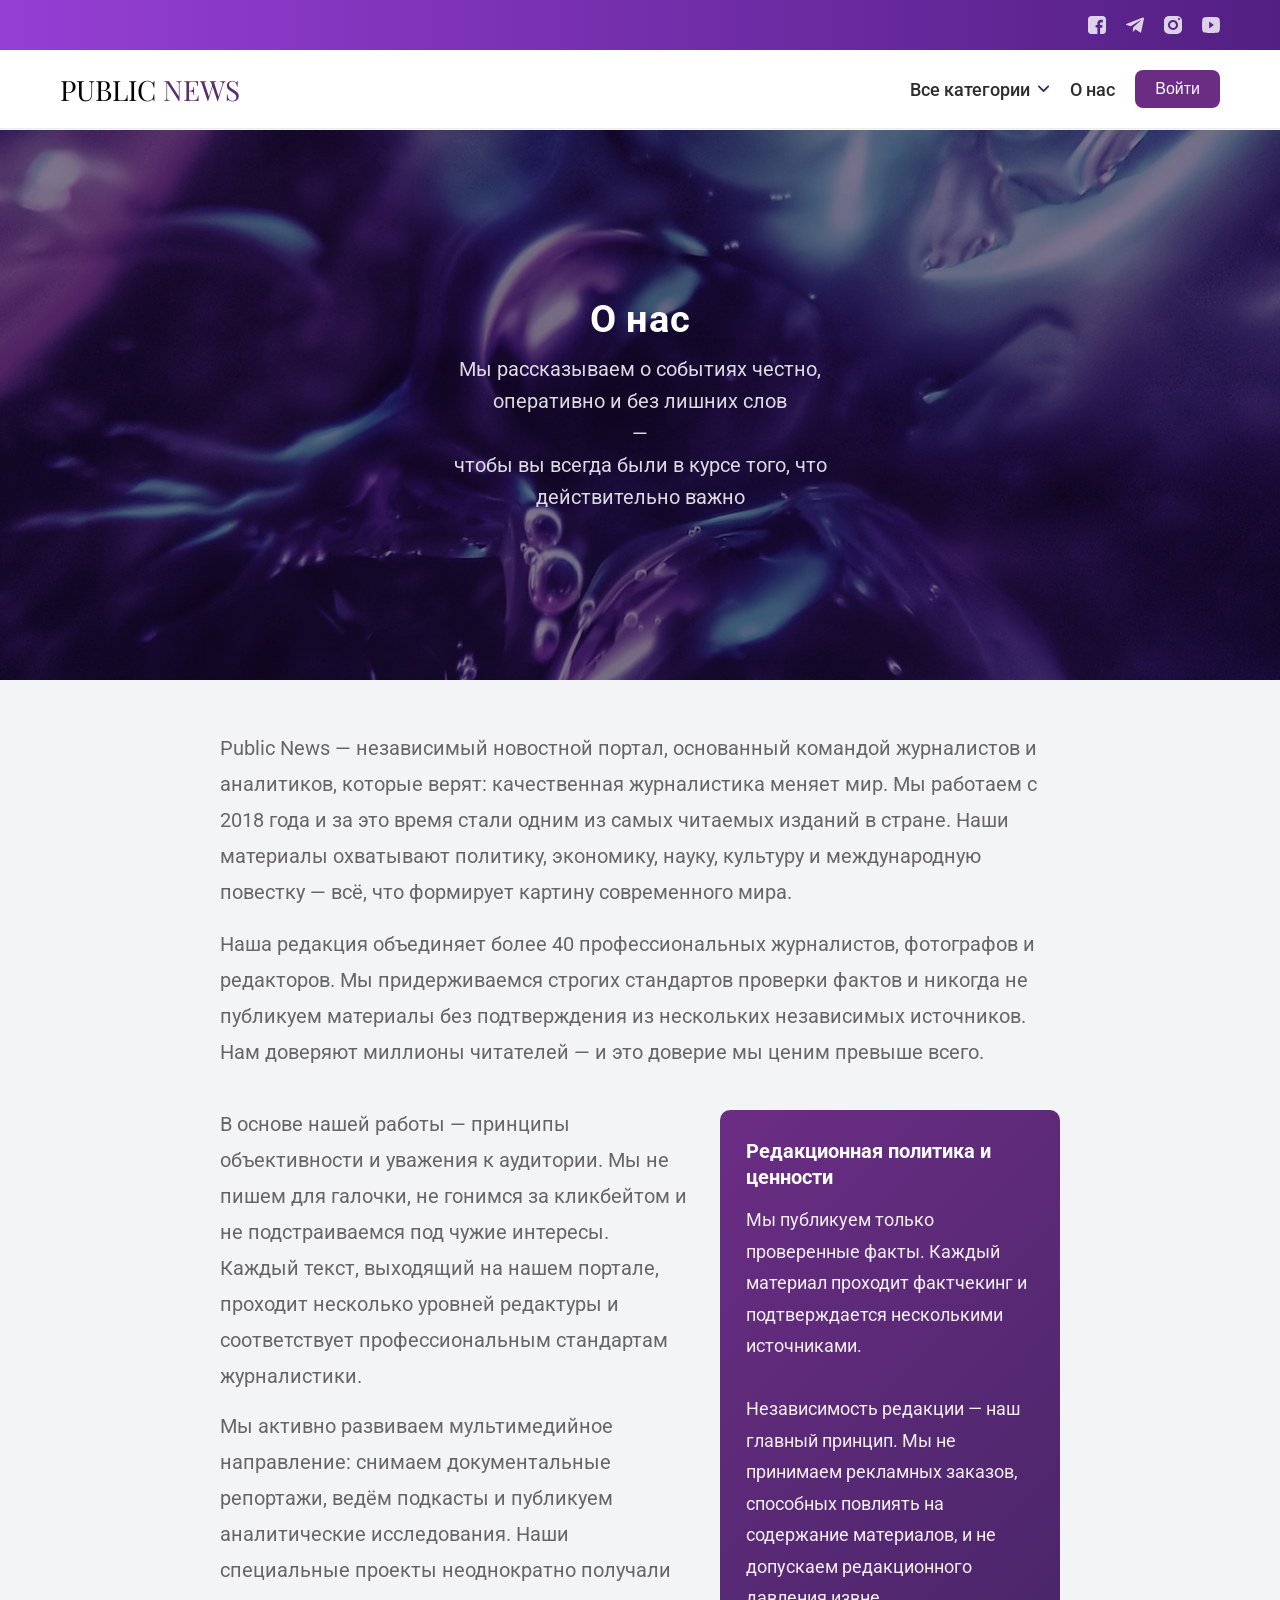
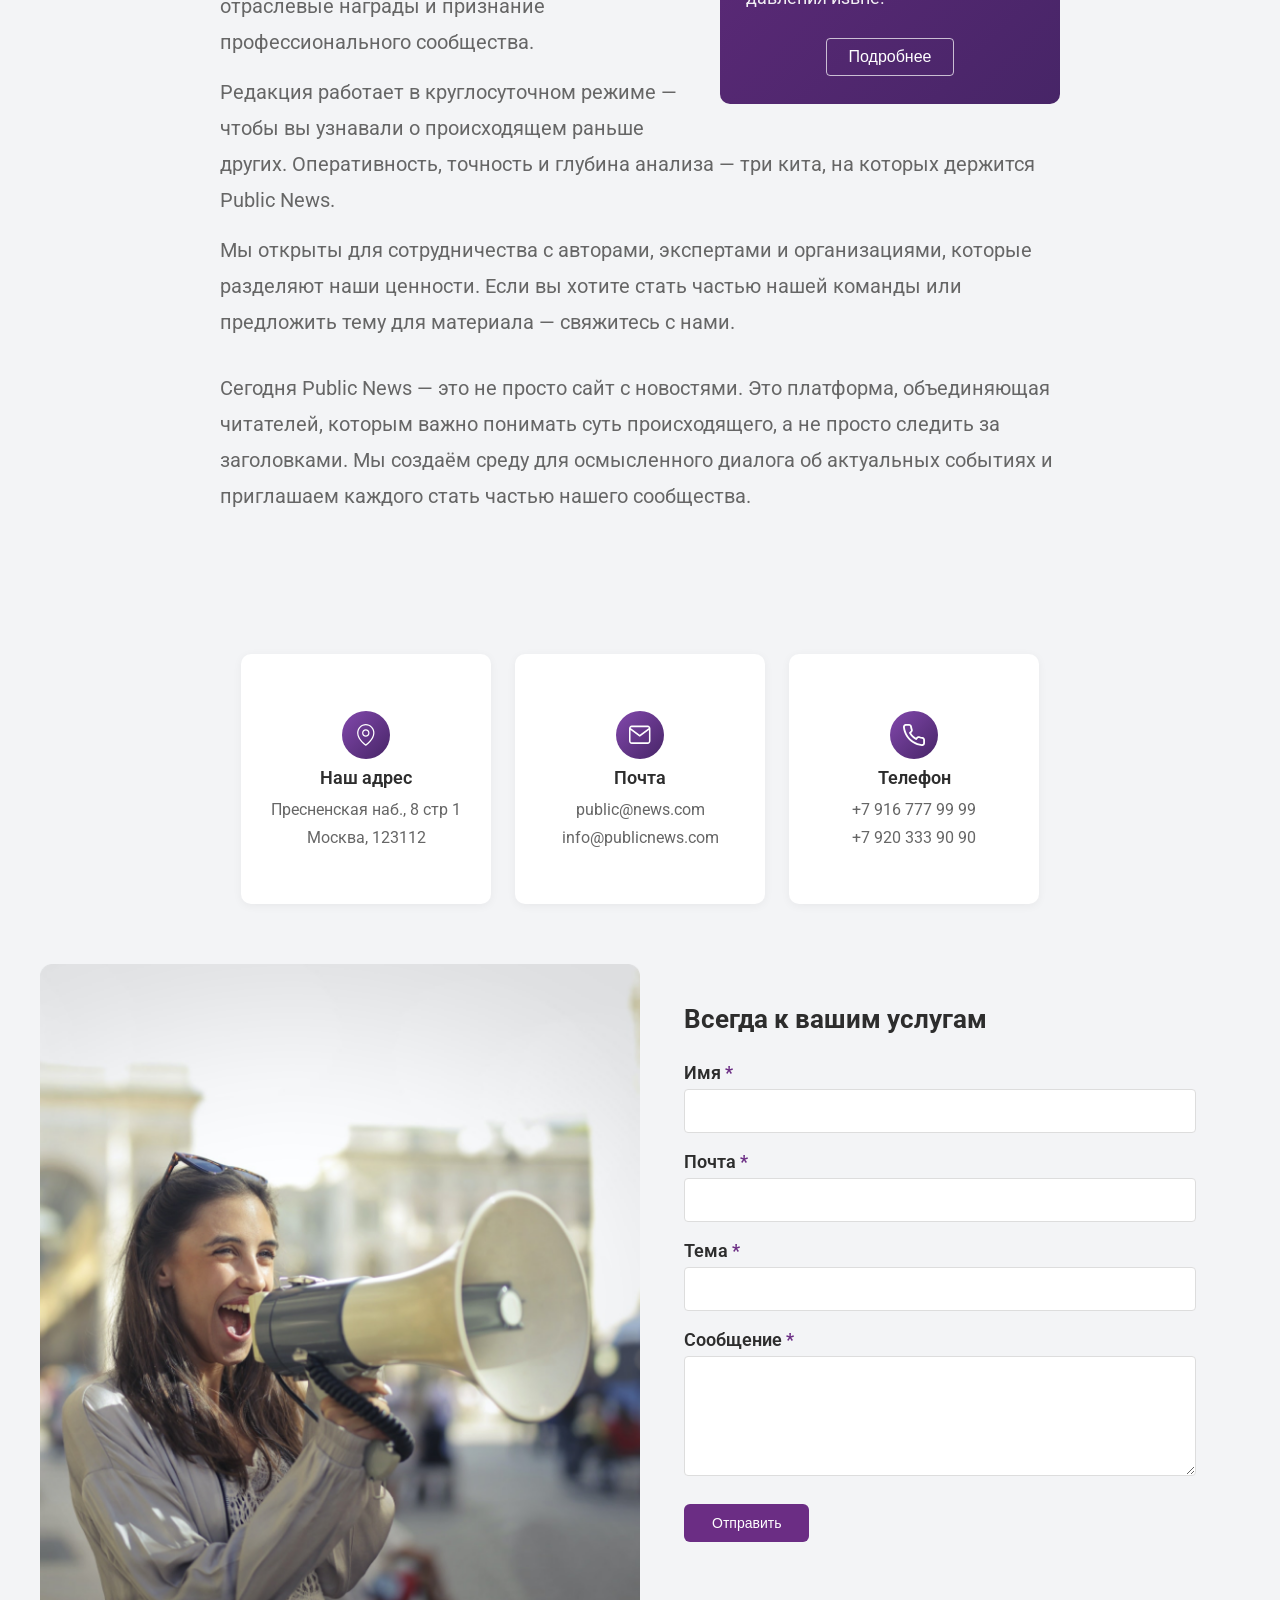
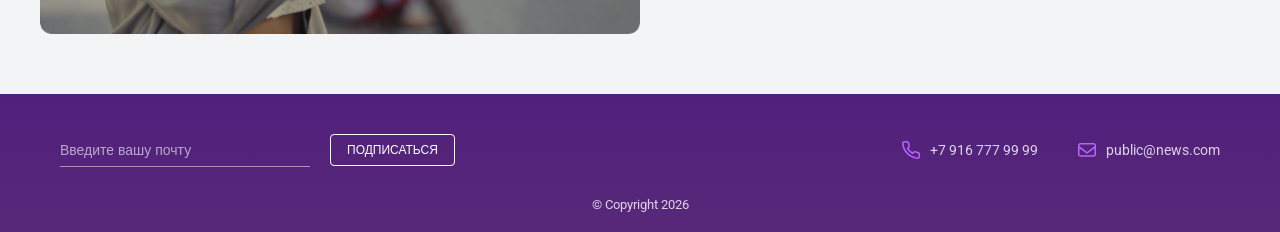
<file: about-us.html>
<!doctype html>
<html lang="ru">
  <head>
    <meta charset="UTF-8"/>
    <meta name="viewport" content="width=device-width, initial-scale=1.0 viewport-fit=cover"/>
    <link rel="preconnect" href="https://fonts.googleapis.com"/>
    <link rel="preconnect" href="https://fonts.gstatic.com" crossorigin/>
    <link href="https://fonts.googleapis.com/css2?family=Playfair+Display:wght@400;700&family=Roboto:wght@400;500;700&display=swap" rel="stylesheet"/>
    <link rel="stylesheet" href="./main.css"/>
    <link rel="stylesheet" href="./about-us.css"/>
    <title>Public News</title>
  </head>

  <body>
    <div class="header-wrapper">
      <div class="topbar">
        <div class="social-networks">
          <div class="social-media">
            <a class="social-media-link" href="#">
              <img src="./assets/icons/icon-facebook.svg" alt="facebook" />
            </a>
          </div>

          <div class="social-media">
            <a class="social-media-link" href="#">
              <img src="./assets/icons/icon-telegram.svg" alt="telegram" />
            </a>
          </div>

          <div class="social-media">
            <a class="social-media-link" href="#">
              <img src="./assets/icons/icon-instagram.svg" alt="instagram" />
            </a>
          </div>

          <div class="social-media">
            <a class="social-media-link" href="#">
              <img src="./assets/icons/icon-youtube.svg" alt="youtube" />
            </a>
          </div>
        </div>
      </div>

      <header>
        <div class="logo">
          <a href="index.html">PUBLIC <span>NEWS</span></a>
        </div>

        <nav>
          <div class="dropdown">
            <div class="dropdown-toggle">
              <span>Все категории</span>
              <img src="./assets/icons/icon-arrow-down.svg" class="dropdown-arrow" alt="раскрыть список" aria-hidden="true"/>
            </div>

            <div class="dropdown-menu">
              <a href="#" class="dropdown-menu-categorie">Наука</a>
              <a href="#" class="dropdown-menu-categorie">Политика</a>
              <a href="#" class="dropdown-menu-categorie">Экономика</a>
              <a href="#" class="dropdown-menu-categorie">Медицина</a>
              <a href="#" class="dropdown-menu-categorie">Искусство</a>
              <a href="#" class="dropdown-menu-categorie">Путешествия</a>
            </div>
          </div>

          <a href="./about-us.html" class="about-us__link">О нас</a>

          <button class="btn-login">Войти</button>
        </nav>
      </header>
    </div>

    <div class="hero-banner">
      <div class="hero-banner__bg">
        <img src="./assets/images/bg-about-us.png" alt="Баннер о нас"/>
      </div>
      <div class="hero-banner__overlay"></div>
      <div class="hero-banner__content">
        <h1 class="hero-banner__title">О нас</h1>
        <p class="hero-banner__subtitle">
          Мы рассказываем о событиях честно, оперативно и без лишних слов
          <br />—<br />
          чтобы вы всегда были в курсе того, что действительно важно
        </p>
      </div>
    </div>

    <main class="page-content">
      <div class="about-intro">
        <p class="about-intro__text">
          Public News — независимый новостной портал, основанный командой
          журналистов и аналитиков, которые верят: качественная журналистика
          меняет мир. Мы работаем с 2018 года и за это время стали одним из
          самых читаемых изданий в стране. Наши материалы охватывают политику,
          экономику, науку, культуру и международную повестку — всё, что
          формирует картину современного мира.
        </p>
        <p class="about-intro__text">
          Наша редакция объединяет более 40 профессиональных журналистов,
          фотографов и редакторов. Мы придерживаемся строгих стандартов проверки
          фактов и никогда не публикуем материалы без подтверждения из
          нескольких независимых источников. Нам доверяют миллионы читателей — и
          это доверие мы ценим превыше всего.
        </p>
      </div>

      <div class="about-content">
        <div class="about-card">
          <div class="about-card__title">Редакционная политика и ценности</div>
          <div class="about-card__body">
            <p class="about-card__text">
              Мы публикуем только проверенные факты. Каждый материал проходит
              фактчекинг и подтверждается несколькими источниками.
            </p>
            <br />
            <p>
              Независимость редакции — наш главный принцип. Мы не принимаем
              рекламных заказов, способных повлиять на содержание материалов, и
              не допускаем редакционного давления извне.
            </p>
          </div>
          <button class="about-card__btn">Подробнее</button>
        </div>

        <p class="about__text">
          В основе нашей работы — принципы объективности и уважения к аудитории.
          Мы не пишем для галочки, не гонимся за кликбейтом и не подстраиваемся
          под чужие интересы. Каждый текст, выходящий на нашем портале, проходит
          несколько уровней редактуры и соответствует профессиональным
          стандартам журналистики.
        </p>
        <p class="about__text">
          Мы активно развиваем мультимедийное направление: снимаем
          документальные репортажи, ведём подкасты и публикуем аналитические
          исследования. Наши специальные проекты неоднократно получали
          отраслевые награды и признание профессионального сообщества.
        </p>
        <p class="about__text">
          Редакция работает в круглосуточном режиме — чтобы вы узнавали о
          происходящем раньше других. Оперативность, точность и глубина анализа
          — три кита, на которых держится Public News.
        </p>
        <p class="about__text">
          Мы открыты для сотрудничества с авторами, экспертами и организациями,
          которые разделяют наши ценности. Если вы хотите стать частью нашей
          команды или предложить тему для материала — свяжитесь с нами.
        </p>
      </div>

      <p class="about__text about-bottom">
        Сегодня Public News — это не просто сайт с новостями. Это платформа,
        объединяющая читателей, которым важно понимать суть происходящего, а не
        просто следить за заголовками. Мы создаём среду для осмысленного диалога
        об актуальных событиях и приглашаем каждого стать частью нашего
        сообщества.
      </p>
    </main>

    <div class="container contacts-section">
      <div class="contact-card">
        <div class="contact-card__icon">
          <img src="./assets/icons/icon-location.svg" alt="Адрес" />
        </div>
        <div class="contact-card__title">Наш адрес</div>
        <div class="contact-card__info">
          Пресненская наб., 8 стр 1<br />Москва, 123112
        </div>
      </div>

      <div class="contact-card">
        <div class="contact-card__icon">
          <img src="./assets/icons/icon-mail-white.svg" alt="Почта" />
        </div>
        <div class="contact-card__title">Почта</div>
        <div class="contact-card__info">
          <a href="mailto:public@news.com" class="contact-card__link">public@news.com</a>
          <br />
          <a href="mailto:info@publicnews.com" class="contact-card__link">info@publicnews.com</a>
        </div>
      </div>

      <div class="contact-card">
        <div class="contact-card__icon">
          <img src="./assets/icons/icon-phone.svg" alt="Телефон" />
        </div>
        <div class="contact-card__title">Телефон</div>
        <div class="contact-card__info">
          <a href="tel:+79167779999" class="contact-card__link">+7 916 777 99 99</a>
          <br/>
          <a href="tel:+79203339090" class="contact-card__link">+7 920 333 90 90</a>
        </div>
      </div>
    </div>

    <div class="form-section">
      <div class="form-section__image">
        <img src="./assets/images/img-form-subscribe.png" alt="" />
      </div>

      <form class="form-section__body" action="./index.html">
        <h2 class="form-section__title">Всегда к вашим услугам</h2>

        <div class="form-group">
            <label for="input-name">Имя <span>*</span></label>
            <input id="input-name" type="text" required placeholder="" />
        </div>
        <div class="form-group">
            <label for="input-email">Почта <span>*</span></label>
            <input id="input-email" type="email" required placeholder="" />
        </div>
        <div class="form-group">
            <label for="input-subject">Тема <span>*</span></label>
            <input id="input-subject" type="text" required placeholder="" />
        </div>
        <div class="form-group">
            <label for="textarea-message">Сообщение <span>*</span></label>
            <textarea id="textarea-message" required minlength="50" rows="4"></textarea>
        </div>

        <button type="submit" class="btn-submit">Отправить</button>
      </form>
    </div>

    <footer class="footer">
      <div class="footer-content">
        <form class="footer-subscribe-form">
          <input type="email" class="footer__input-email" placeholder="Введите вашу почту"/>
          <button type="submit" class="btn-subsribe">ПОДПИСАТЬСЯ</button>
        </form>

        <div class="footer-contacts">
          <a href="tel:+79167779999" class="footer-contact">
            <img src="./assets/icons/icon-phone.svg" class="footer-icon" alt="Телефон"/>
            <span>+7 916 777 99 99</span>
          </a>

          <a href="mailto:public@news.com" class="footer-contact">
            <img src="./assets/icons/icon-mail.svg" class="footer-icon" alt="Почта"/>
            <span>public@news.com</span>
          </a>
        </div>
      </div>

      <div class="footer-copyright">© Copyright 2026</div>
    </footer>
  </body>
</html>
</file>
<file: main.css>
@import url("https://fonts.googleapis.com/css2?family=Playfair+Display:wght@400;700&family=Roboto:wght@400;500;700&display=swap");

:root {
  --text-color-dark: #2d2d2d;
  --text-color-grey: #666;
  --text-color-light-grey: #999;
  --text-color-dark-purple: #5b2c6f;
  --border-color-light: #eee;
  --border-color-light-grey: #ddd;
  --border-color-purple: #5b2c6f;
  --main-bg: #f3f4f6;
  --bg-purple: #8248ac;
  --bg-dark-magenta: #6b2d84;
  --bg-indigo: #472567;
}

* {
  box-sizing: border-box;
  margin: 0;
  padding: 0;
}

body {
  min-height: 100vh;
  padding-top: 130px;

  display: flex;
  flex-direction: column;

  font-family: "Roboto", sans-serif;
  background: var(--main-bg);
  color: var(--text-color-dark);
}

.container {
  max-width: 1400px;
  margin: 40px auto;
}

.cards-container {
  display: grid;
  grid-template-columns: 3fr 1fr;
  gap: 40px;
  padding: 0 20px;
}

/* ШАПКА */
.header-wrapper {
  padding-top: env(safe-area-inset-top);
  position: fixed;
  top: 0;
  left: 0;
  z-index: 1000;
  width: 100%;
}

.topbar {
  background: linear-gradient(90deg, var(--bg-purple), var(--bg-indigo));
  height: 50px;
  display: flex;
  align-items: center;
  justify-content: flex-end;
  padding: 0 60px;
  filter: saturate(150%);
}

.social-networks {
  display: flex;
  gap: 20px;
}

.social-media {
  width: 18px;
  height: 18px;
  display: flex;
  align-items: center;
  justify-content: center;
  cursor: pointer;
  opacity: 0.8;
  transition: opacity 0.3s ease;
}

.social-media:hover {
  opacity: 1;
}

.social-media-link {
  width: 100%;
  height: 100%;
}

.social-media img {
  width: 100%;
  height: 100%;
  object-fit: contain;
}

header {
  background: #ffffff;
  padding: 20px 60px;
  display: flex;
  align-items: center;
  justify-content: space-between;
  border-bottom: 1px solid var(--border-color-light);
}

.logo {
  font-family: "Playfair Display", serif;
  font-size: 32px;
}

.logo a {
  text-decoration: none;
  color: #000;
}

.logo span {
  color: var(--text-color-dark-purple);
}

nav {
  display: flex;
  align-items: center;
  gap: 30px;
  font-weight: 500;
  font-size: 18px;
}

.about-us__link {
  cursor: pointer;
  text-decoration: none;
  color: inherit;
}

.about-us__link:hover {
  color: var(--text-color-dark-purple);
}

.dropdown {
  position: relative;
  cursor: pointer;
}

.dropdown-toggle {
  display: flex;
  align-items: center;
  gap: 8px;
}

.dropdown-arrow {
  width: 12px;
  height: 12px;
  display: flex;
  align-items: center;
  justify-content: center;
}

.dropdown-menu {
  position: absolute;
  top: 100%;
  left: 0;
  background: #fff;
  box-shadow: 0 10px 25px rgba(0, 0, 0, 0.08);
  border-radius: 8px;
  padding: 10px 0;
  min-width: 180px;
  display: none;
  flex-direction: column;
  z-index: 10;
}

.dropdown-menu-categorie {
  padding: 8px 16px;
  text-decoration: none;
  color: var(--text-color-dark);
  font-size: 14px;
}

.dropdown-menu-categorie:hover {
  background-color: var(--bg-dark-magenta);
  color: white;
}

.dropdown:hover .dropdown-menu {
  display: flex;
}

.btn-login {
  padding: 10px 20px;
  background: var(--bg-dark-magenta);
  border: none;
  border-radius: 8px;
  color: white;
  font-size: 16px;
  cursor: pointer;
  transition: all 0.5s ease;
}

.btn-login:active {
  transform: scale(0.95);
}

/* КАРТОЧКИ */
.cards {
  display: grid;
  grid-template-columns: repeat(6, 1fr);
  gap: 30px;
}

.card {
  grid-column: span 2;
  position: relative;
  display: flex;
  flex-direction: column;
  background: #fff;
  border-radius: 16px;
  overflow: hidden;
  animation: fadeInUp 2s ease forwards;
  transition: all 0.4s ease;
}

.card:nth-child(1),
.card:nth-child(2) {
  grid-column: span 3;
}
.card:nth-child(6),
.card:nth-child(7) {
  grid-column: span 3;
}

.card:hover {
  transform: scale(1.03);
  box-shadow: 0 10px 25px rgba(0, 0, 0, 0.2);
}

.card img {
  width: 100%;
  height: auto;
  display: block;
  object-fit: cover;
  aspect-ratio: 16 / 10;
}

.card:nth-child(1) img,
.card:nth-child(2) img,
.card:nth-child(6) img,
.card:nth-child(7) img {
  aspect-ratio: 4 / 3;
}

.card-content {
  padding: 20px;
  display: flex;
  flex-direction: column;
  gap: 10px;
  flex: 1;
}

.tags-list {
  width: 100%;
  flex-wrap: wrap;
  display: flex;
  align-items: center;
  justify-content: flex-start;
  gap: 6px;
}

.tag {
  display: inline-block;
  background: #6b2d84;
  color: white;
  font-size: 14px;
  padding: 5px 10px;
  border-radius: 6px;
  width: fit-content;
}

.card h3 {
  font-size: 22px;
  font-weight: 600;
  line-height: 1.3;
}

.card p {
  font-size: 18px;
  color: var(--text-color-grey);
}

.date {
  font-size: 16px;
  color: var(--text-color-dark);
  margin-top: auto;
  padding-top: 10px;
}

.card-link {
  display: inline-flex;
  align-items: center;
  gap: 5px;
  align-self: flex-end;
  margin-top: auto;
  padding: 6px 0;
  color: var(--text-color-grey);
  font-size: 16px;
  text-decoration: none;
  opacity: 0;
  transition: all 0.3s ease;
}

.card-link span {
  font-size: 16px;
  line-height: 1;
  position: relative;
  top: -1px;
}

.card:hover .card-link {
  opacity: 1;
}

.card-link:hover {
  color: var(--text-color-dark-purple);
}

/* ПАГИНАЦИЯ */
.pagination {
  grid-column: 1 / 2;
  margin-top: 40px;
  display: flex;
  justify-content: center;
}

.pagination-list {
  list-style: none;
  display: flex;
  align-items: center;
  gap: 10px;
}

.pagination-link {
  display: flex;
  align-items: center;
  justify-content: center;

  min-width: 36px;
  height: 36px;

  padding: 0 12px;

  border-radius: 6px;
  text-decoration: none;
  font-size: 14px;

  color: var(--text-color-dark);
  background: transparent;

  transition: all 0.25s ease;
}

.pagination-link:hover {
  background: var(--bg-purple);
  color: #fff;
}

.pagination-link--active {
  background: var(--bg-dark-magenta);
  color: #fff;
}

.pagination-next-link {
  background: var(--bg-dark-magenta);
  color: #fff;
  padding: 0 16px;
  gap: 6px;
}

.pagination-next-link:hover {
  background: var(--bg-purple);
}

.pagination-arrow {
  width: 12px;
  height: 12px;
  display: inline-block;
}

/* САЙДБАР */
.sidebar {
  min-width: 0;
  display: flex;
  flex-direction: column;
  gap: 40px;
}

.sidebar-search-block {
  padding: 20px 0px;
}

.sidebar-title {
  font-size: 22px;
  margin-bottom: 20px;
  font-weight: 600;
}

.search-input-wrapper {
  position: relative;
}

.search-input {
  width: 100%;
  padding: 10px 40px 10px 14px;
  border: 1px solid var(--border-color-light-grey);
  border-radius: 4px;
  font-size: 18px;
}

.search-input:focus {
  outline: none;
  border-color: var(--border-color-purple);
}

.search-icon {
  position: absolute;
  right: 12px;
  top: 50%;
  transform: translateY(-50%);
  width: 18px;
  height: 18px;
  pointer-events: none;
}

.popular-list {
  list-style: none;
  display: flex;
  flex-direction: column;
  gap: 14px;
}

.popular-link {
  text-decoration: none;
  color: #2d2d2d;
  font-size: 16px;
  line-height: 1.4;
  transition: color 0.3s ease;
}

.popular-link:hover {
  color: #5b2c6f;
}

.popular {
  background: white;
  padding: 20px;
  border-radius: 16px;
  box-shadow: 0 10px 25px rgba(0, 0, 0, 0.05);
}

.popular-item {
  display: flex;
  gap: 10px;
  margin-bottom: 15px;
  align-items: center;
  animation: fadeInUp 2s ease both;
}

.popular-item:nth-child(1) {
  animation-delay: 0.5s;
}
.popular-item:nth-child(2) {
  animation-delay: 1s;
}
.popular-item:nth-child(3) {
  animation-delay: 1.5s;
}
.popular-item:nth-child(4) {
  animation-delay: 2s;
}
.popular-item:nth-child(5) {
  animation-delay: 2.5s;
}

.popular-item img {
  width: 60px;
  height: 60px;
  object-fit: cover;
  border-radius: 8px;
}

.categories-list {
  list-style: none;
  display: flex;
  flex-direction: column;
}

.category-link {
  display: block;
  padding: 6px 0;
  border-radius: 6px;
  text-decoration: none;
  color: #2d2d2d;
  font-size: 16px;
  transition: all 0.25s ease;
}

.category-link:hover {
  background: #f4f4f4;
  color: var(--bg-dark-magenta);
}

.sidebar-video-card {
  background: var(--bg-dark-magenta);
  border-radius: 16px;
  overflow: hidden;
}

.video-card-header {
  min-height: 89px;
  padding: 20px;

  position: relative;
  top: 5px;
  z-index: 2;

  background: var(--bg-dark-magenta);
  color: white;
  font-size: 16px;
  line-height: 1.4;
}

.video-card-header h5 {
  font-size: 18px;
  margin-bottom: 8px;
  display: flex;
  flex-direction: column;
  gap: 6px;
}

.sidebar-video-card video {
  width: 100%;
  height: 365px;
  display: block;
  aspect-ratio: 16 / 9;
  object-fit: cover;
}

/* ПОДВАЛ */
.footer {
  padding: 40px 60px 20px;
  margin-top: auto;
  background: linear-gradient(0deg, #4f2d67, #472567);
  color: #ffffff;
  filter: saturate(140%);
}

.footer-content {
  display: flex;
  justify-content: space-between;
  align-items: center;
  flex-wrap: wrap;
}

.footer-subscribe-form {
  display: flex;
  gap: 20px;
  align-items: center;
}

.footer__input-email {
  background: transparent;
  border: none;
  border-bottom: 1px solid rgba(255, 255, 255, 0.5);
  padding: 8px 0;
  width: 250px;
  color: #ffffff;
  font-size: 14px;
}

.footer__input-email::placeholder {
  color: rgba(255, 255, 255, 0.6);
}

.footer__input-email:focus {
  outline: none;
  border-bottom: 1px solid #ffffff;
}

.btn-subsribe {
  background: transparent;
  border: 1px solid #ffffff;
  border-radius: 4px;
  padding: 8px 16px;
  color: #ffffff;
  font-size: 12px;
  cursor: pointer;
  transition: all 0.2s ease;
}

.btn-subsribe:hover {
  background: #ffffff;
  color: #5b2c6f;
}
.btn-subsribe:active {
  transform: scale(0.95);
}

.footer-contacts {
  display: flex;
  gap: 40px;
  align-items: center;
}

.footer-contact {
  display: flex;
  align-items: center;
  gap: 10px;
  text-decoration: none;
  color: #ffffff;
  font-size: 14px;
  opacity: 0.8;
  transition: opacity 0.3s ease;
}

.footer-contact:hover {
  opacity: 1;
}

.footer-icon {
  width: 18px;
  height: 18px;
  object-fit: contain;
}

.footer-copyright {
  text-align: center;
  margin-top: 30px;
  font-size: 13px;
  opacity: 0.8;
}

@keyframes fadeInUp {
  from {
    opacity: 0;
  }
  to {
    opacity: 1;
  }
}

/* Планшет — до 1280px */
@media (max-width: 1280px) {
  .logo {
    font-size: 28px;
  }

  nav {
    gap: 20px;
  }
}

/* Планшет — до 1024px */
@media (max-width: 1024px) {
  .logo {
    font-size: 24px;
  }

  nav {
    gap: 14px;
  }

  .cards-container {
    grid-template-columns: 1fr;
    padding: 0 20px;
  }

  .sidebar {
    order: -1;
    width: 100%;
    display: grid;
    grid-template-columns: 1fr 1fr;
    gap: 24px;
  }

  .sidebar-search-block {
    grid-column: 1 / -1;
    order: -1;
    padding: 0;
  }

  .sidebar-video-card {
    display: none;
  }

  .cards {
    grid-template-columns: repeat(2, 1fr);
    gap: 20px;
  }

  .card,
  .card:nth-child(1),
  .card:nth-child(2),
  .card:nth-child(6),
  .card:nth-child(7) {
    grid-column: span 1;
  }

  .card img,
  .card:nth-child(1) img,
  .card:nth-child(2) img,
  .card:nth-child(6) img,
  .card:nth-child(7) img {
    aspect-ratio: 16 / 10;
  }

  .card h3 {
    font-size: 18px;
  }

  .card p {
    font-size: 15px;
  }

  .pagination {
    grid-column: 1 / -1;
  }

  .footer {
    padding: 32px 24px 16px;
  }

  .footer-content {
    gap: 24px;
  }
}

/* Мобильный — до 640px */
@media (max-width: 640px) {
  .topbar {
    padding: 0 16px;
    justify-content: center;
  }

  header {
    padding: 14px 16px;
    flex-wrap: wrap;
    gap: 12px;
  }

  .logo {
    margin: 0 auto;
    font-size: 22px;
  }

  nav {
    width: 100%;
    gap: 12px;
    font-size: 16px;
  }

  .btn-login {
    margin-left: auto;
    padding: 8px 14px;
    font-size: 13px;
  }

  .cards-container {
    padding: 0 12px;
    margin: 50px auto 24px;
  }

  .cards {
    grid-template-columns: 1fr;
    gap: 16px;
  }

  .card h3 {
    font-size: 16px;
  }

  .card p {
    font-size: 14px;
  }

  .card-link {
    opacity: 1;
  }

  .sidebar {
    grid-template-columns: 1fr;
  }

  .sidebar-video-card {
    grid-column: auto;
  }

  .footer {
    padding: 28px 16px 16px;
  }

  .footer-content {
    flex-direction: column;
    align-items: flex-start;
    gap: 20px;
  }

  .footer-subscribe-form {
    width: 100%;
    flex-direction: column;
    align-items: flex-start;
    gap: 12px;
  }

  .footer__input-email {
    width: 100%;
  }

  .footer-contacts {
    flex-direction: column;
    align-items: flex-start;
    gap: 12px;
  }
}
</file>
<file: about-us.css>
/* БАННЕР */
.hero-banner {
  position: relative;
  width: 100%;
  height: 550px;
  overflow: hidden;
  display: flex;
  align-items: center;
  justify-content: center;
  text-align: center;
}

.hero-banner__bg {
  position: absolute;
  inset: 0;
  z-index: 0;
}

.hero-banner__bg img {
  width: 100%;
  height: 100%;
  object-fit: cover;
  object-position: center;
  display: block;
}

.hero-banner__overlay {
  position: absolute;
  inset: 0;
  background: rgba(30, 10, 55, 0.55);
  z-index: 1;
}

.hero-banner__content {
  position: relative;
  z-index: 2;
  color: #fff;
  padding: 0 20px;
}

.hero-banner__title {
  font-size: 38px;
  font-weight: 700;
  margin-bottom: 12px;
  letter-spacing: 0.02em;
}

.hero-banner__subtitle {
  font-size: 20px;
  line-height: 1.6;
  opacity: 0.85;
  max-width: 460px;
}

/* ТЕКСТ О НАС */
.page-content {
  padding: 50px 80px;
  max-width: 1000px;
  width: 100%;
  margin: 0 auto;
}

.about-intro {
  margin-bottom: 36px;
}

.about-intro__text {
  font-size: 20px;
  line-height: 1.8;
  color: var(--text-color-grey);
  margin-bottom: 16px;
}

.about-content {
  margin-bottom: 16px;
}

.about-content::after {
  content: "";
  display: table;
  clear: both;
}

.about__text {
  font-size: 20px;
  line-height: 1.8;
  color: var(--text-color-grey);
  margin-bottom: 14px;
}

.about-card {
  float: right;
  width: 340px;
  margin: 4px 0 20px 30px;
  background: linear-gradient(135deg, #6b2d84, #472567);
  color: #fff;
  padding: 28px 26px;
  border-radius: 10px;
}

.about-card__title {
  font-size: 20px;
  font-weight: 700;
  margin-bottom: 14px;
  line-height: 1.3;
}

.about-card__body {
  font-size: 18px;
  line-height: 1.75;
  opacity: 0.92;
  margin-bottom: 24px;
  color: #fff;
}

.about-card__btn {
  display: block;
  margin: 0 auto;
  padding: 9px 22px;
  border: 1px solid rgba(255, 255, 255, 0.7);
  border-radius: 4px;
  color: #fff;
  font-size: 16px;
  text-decoration: none;
  cursor: pointer;
  background: transparent;
  transition: all 0.3s ease;
}

.about-card__btn:hover {
  background: #fff;
  color: var(--bg-dark-magenta);
}

.about-bottom {
  font-size: 20px;
  line-height: 1.8;
  color: var(--text-color-grey);
  margin-bottom: 50px;
}

/* КАРТОЧКИ */
.contacts-section {
  display: grid;
  grid-template-columns: repeat(3, 250px);
  justify-content: center;
  gap: 24px;
  margin-bottom: 60px;
  width: 100%;
  padding: 0 40px;
}

.contact-card {
  padding: 32px 24px 28px;
  height: 250px;
  display: flex;
  flex-direction: column;
  align-items: center;
  justify-content: center;
  background: #fff;
  border-radius: 10px;
  text-align: center;
  box-shadow: 0 2px 10px rgba(0, 0, 0, 0.05);
  transition: all 0.4s ease;
}

.contact-card:hover {
  transform: scale(1.05);
  box-shadow: 0 6px 20px rgba(0, 0, 0, 0.2);
}

.contact-card__icon {
  width: 48px;
  height: 48px;
  background: linear-gradient(135deg, var(--bg-purple), var(--bg-indigo));
  border-radius: 50%;
  display: flex;
  align-items: center;
  justify-content: center;
  margin: 0 auto 8px;
}

.contact-card__icon img {
  width: 22px;
  height: 22px;
  filter: brightness(0) invert(1);
}

.contact-card__title {
  font-weight: 600;
  font-size: 18px;
  color: var(--text-color-dark);
  margin-bottom: 8px;
}

.contact-card__info {
  font-size: 16px;
  color: var(--text-color-grey);
  line-height: 1.7;
}

.contact-card__link {
  color: var(--text-color-grey);
  text-decoration: none;
  transition: color 0.3s ease;
}
.contact-card__link:hover {
  color: #5b2c6f
}

/* ФОРМА */
.form-section {
  max-width: 1400px;
  width: 100%;
  margin: 0 auto 60px;
  padding: 0 40px;
  display: grid;
  grid-template-columns: 1fr 1fr;
}

.form-section__image img {
  width: 100%;
  height: 100%;

  object-fit: cover;
  object-position: center top;
  display: block;
}

.form-section__body {
  padding: 40px 44px;
}

.form-section__title {
  font-size: 26px;
  font-weight: 700;
  color: var(--text-color-dark);
  margin-bottom: 28px;
}

.form-group {
  margin-bottom: 18px;
}

.form-group label {
  display: block;
  font-size: 18px;
  font-weight: 600;
  color: var(--text-color-dark);
  margin-bottom: 6px;
}

.form-group label span {
  color: var(--bg-dark-magenta);
}

.form-group input {
  height: 44px;
}

.form-group input,
.form-group textarea {
  width: 100%;
  border: 1px solid var(--border-color-light-grey);
  border-radius: 4px;
  padding: 10px 14px;
  font-size: 16px;
  color: var(--text-color-dark);
  background: #fff;
  outline: none;
  transition: border-color 0.25s;
}

.form-group input:focus,
.form-group textarea:focus {
  border-color: var(--bg-purple);
}

.form-group textarea {
  resize: vertical;
  min-height: 120px;
}

.btn-submit {
  padding: 11px 28px;
  margin-top: 6px;
  border: none;
  border-radius: 6px;
  background: var(--bg-dark-magenta);
  color: #fff;
  font-size: 14px;
  font-weight: 500;
  cursor: pointer;
  transition:
    background 0.3s,
    transform 0.2s;
}

.btn-submit:hover {
  background: var(--bg-indigo);
}
.btn-submit:active {
  transform: scale(0.97);
}

/* Планшет — до 1024px */
@media (max-width: 1024px) {
  .hero-banner {
    height: 380px;
  }

  .hero-banner__title {
    font-size: 30px;
  }

  .page-content {
    padding: 36px 32px;
  }

  .about-card {
    float: none;
    width: 100%;
    max-width: 370px;
    margin: 0 auto 24px;
  }

  .form-section {
    grid-template-columns: 1fr;
    padding: 0 20px;
  }

  .form-section__image {
    display: none;
  }

  .form-section__body {
    padding: 32px 24px;
  }
}
/* Планшет — до 860px */
@media (max-width: 860px) {
  .contacts-section {
    grid-template-columns: repeat(3, 1fr);
    padding: 0 16px;
  }
}

/* Мобильный — до 640px */
@media (max-width: 640px) {
  .hero-banner {
    height: 240px;
  }

  .hero-banner__title {
    font-size: 22px;
  }

  .hero-banner__subtitle {
    font-size: 16px;
  }

  .page-content {
    padding: 24px 16px;
  }

  .about-card {
    padding: 20px 18px;
  }

  .about-card__title {
    font-size: 17px;
  }

  .about-intro__text,
  .about__text {
    font-size: 16px;
  }

  .contacts-section {
    grid-template-columns: 1fr;
    padding: 0 16px;
    gap: 12px;
    margin-bottom: 36px;
  }

  .contact-card {
    width: 100%;
    max-width: 300px;
    height: 220px;
    margin: 0 auto;
  }

  .form-section {
    padding: 0 16px;
    margin-bottom: 36px;
  }

  .form-section__body {
    padding: 24px 16px;
  }

  .form-section__title {
    font-size: 20px;
  }

  .form-group label {
    font-size: 15px;
  }
}
</file>
